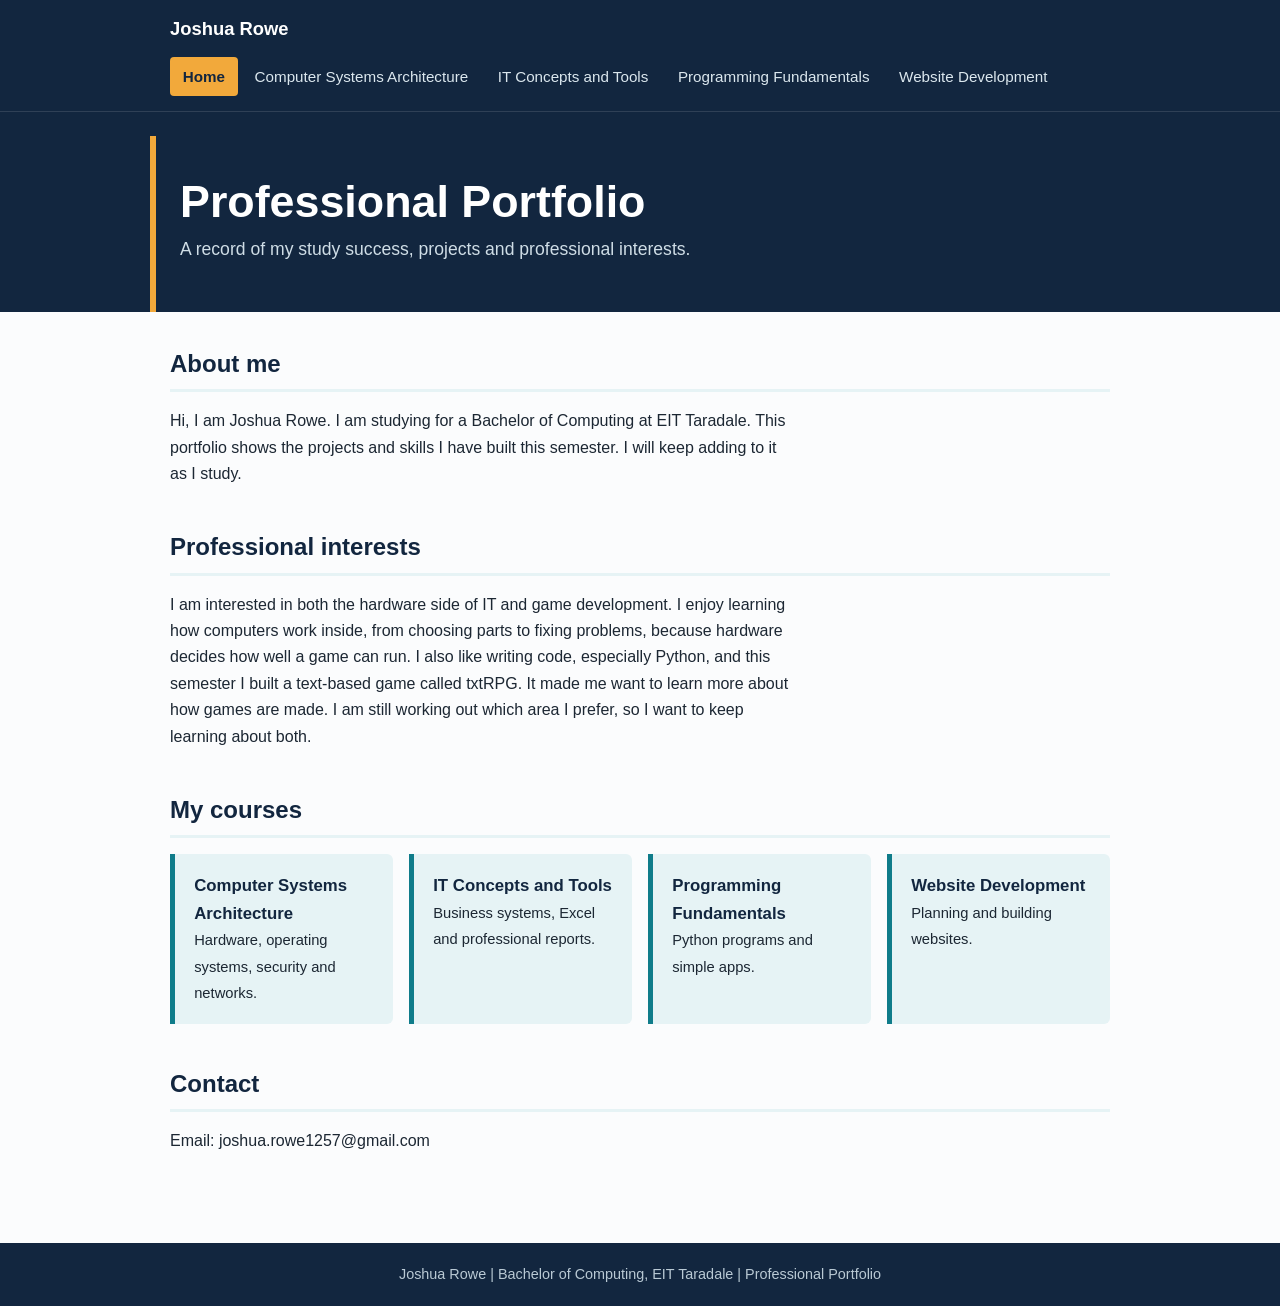
<file: index.html>
<!DOCTYPE html>
<html lang="en">
<head>
<meta charset="UTF-8">
<meta name="viewport" content="width=device-width, initial-scale=1">
<title>Professional Portfolio | Joshua Rowe Professional Portfolio</title>
<link rel="stylesheet" href="css/style.css">
</head>
<body>
<header class="site-header">
  <div class="bar">
    <a class="brand" href="index.html">Joshua Rowe</a>
    <nav aria-label="Main"><ul><li><a href="index.html" aria-current="page">Home</a></li><li><a href="computer-systems-architecture.html">Computer Systems Architecture</a></li><li><a href="it-concepts-and-tools.html">IT Concepts and Tools</a></li><li><a href="programming-fundamentals.html">Programming Fundamentals</a></li><li><a href="website-development.html">Website Development</a></li></ul></nav>
  </div>
</header>
<div class="hero"><div class="inner">
  <h1>Professional Portfolio</h1>
  <p>A record of my study success, projects and professional interests.</p>
</div></div>
<main>
<section>
  <h2>About me</h2>
  <p>Hi, I am Joshua Rowe. I am studying for a Bachelor of Computing at EIT Taradale. This portfolio shows the projects and skills I have built this semester. I will keep adding to it as I study.</p>
</section>
<section>
  <h2>Professional interests</h2>
  <p>I am interested in both the hardware side of IT and game development. I enjoy learning how computers work inside, from choosing parts to fixing problems, because hardware decides how well a game can run. I also like writing code, especially Python, and this semester I built a text-based game called txtRPG. It made me want to learn more about how games are made. I am still working out which area I prefer, so I want to keep learning about both.</p>
</section>
<section>
  <h2>My courses</h2>
  <ul class="course-list">
    <li><a href="computer-systems-architecture.html"><strong>Computer Systems Architecture</strong><span>Hardware, operating systems, security and networks.</span></a></li>
    <li><a href="it-concepts-and-tools.html"><strong>IT Concepts and Tools</strong><span>Business systems, Excel and professional reports.</span></a></li>
    <li><a href="programming-fundamentals.html"><strong>Programming Fundamentals</strong><span>Python programs and simple apps.</span></a></li>
    <li><a href="website-development.html"><strong>Website Development</strong><span>Planning and building websites.</span></a></li>
  </ul>
</section>
<section>
  <h2>Contact</h2>
  <p>Email: joshua.rowe1257@gmail.com</p>
</section>

</main>
<footer>Joshua Rowe | Bachelor of Computing, EIT Taradale | Professional Portfolio</footer>
</body>
</html>
</file>
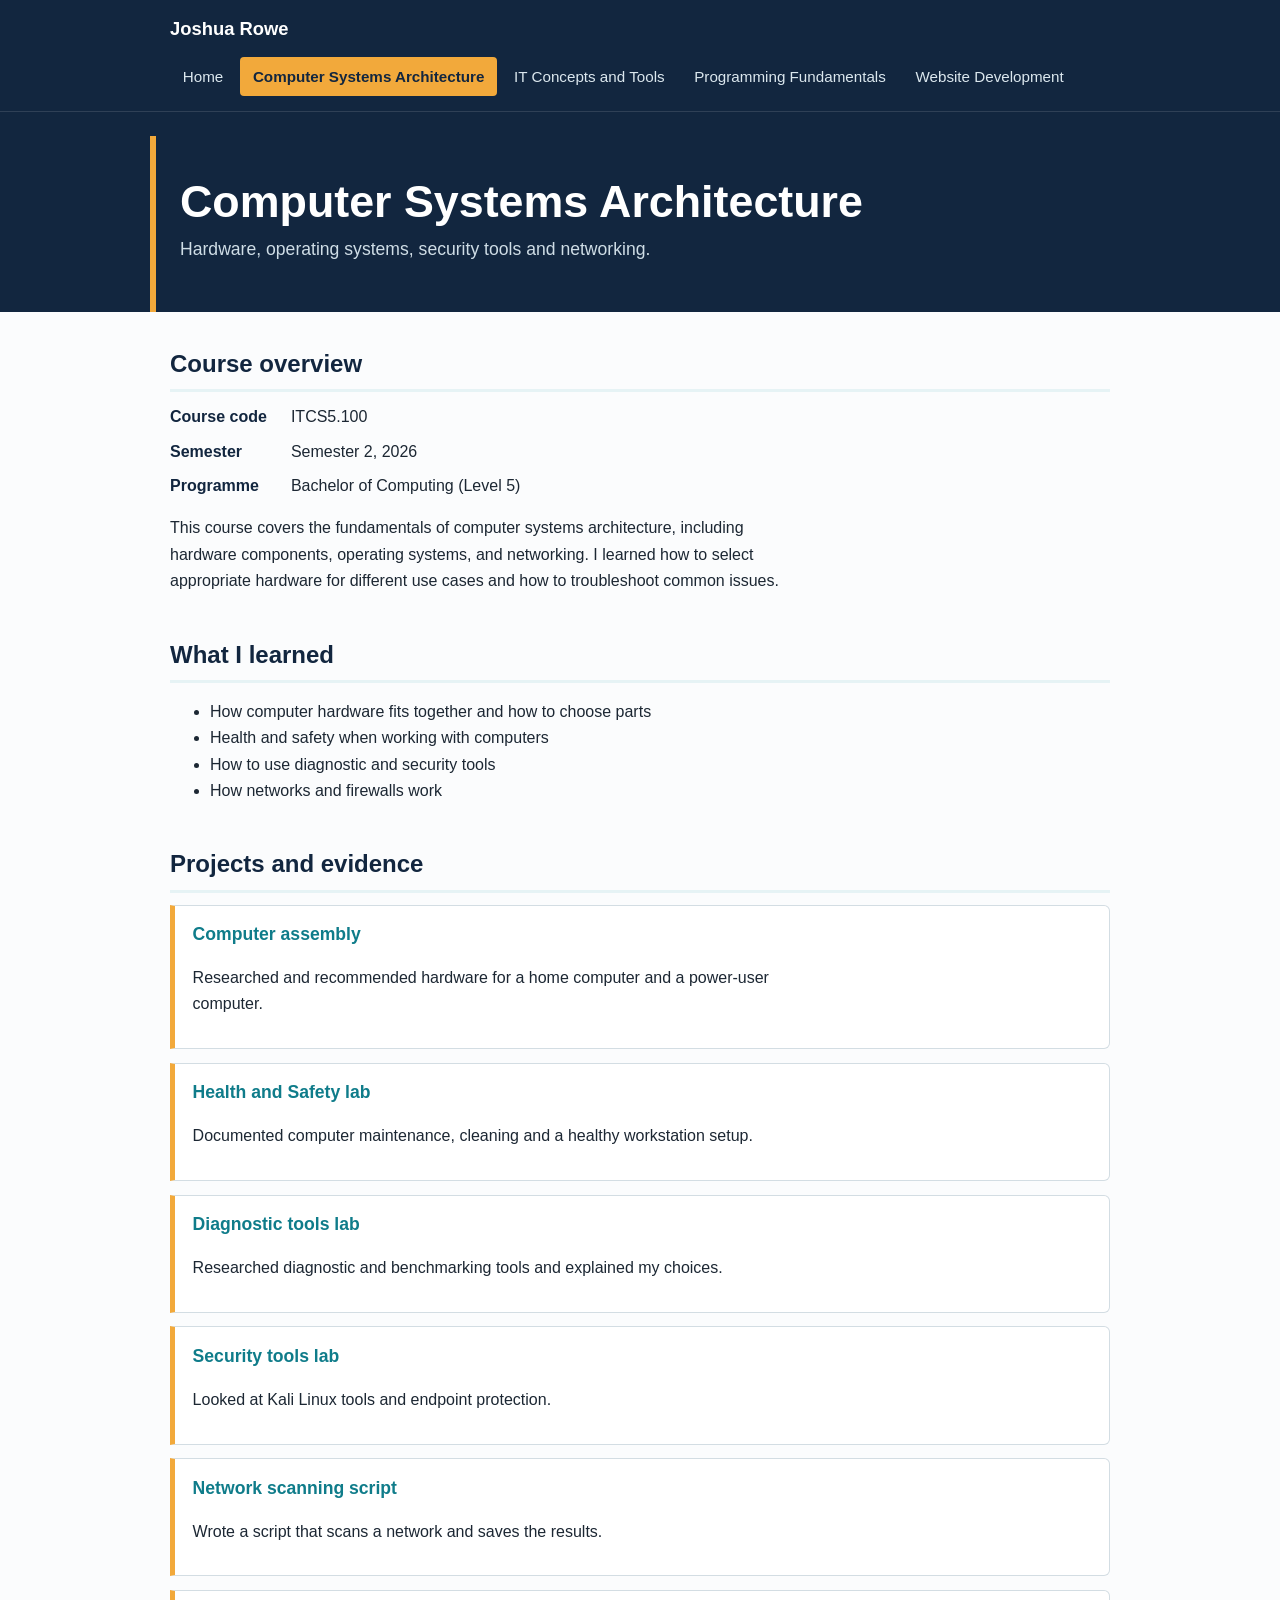
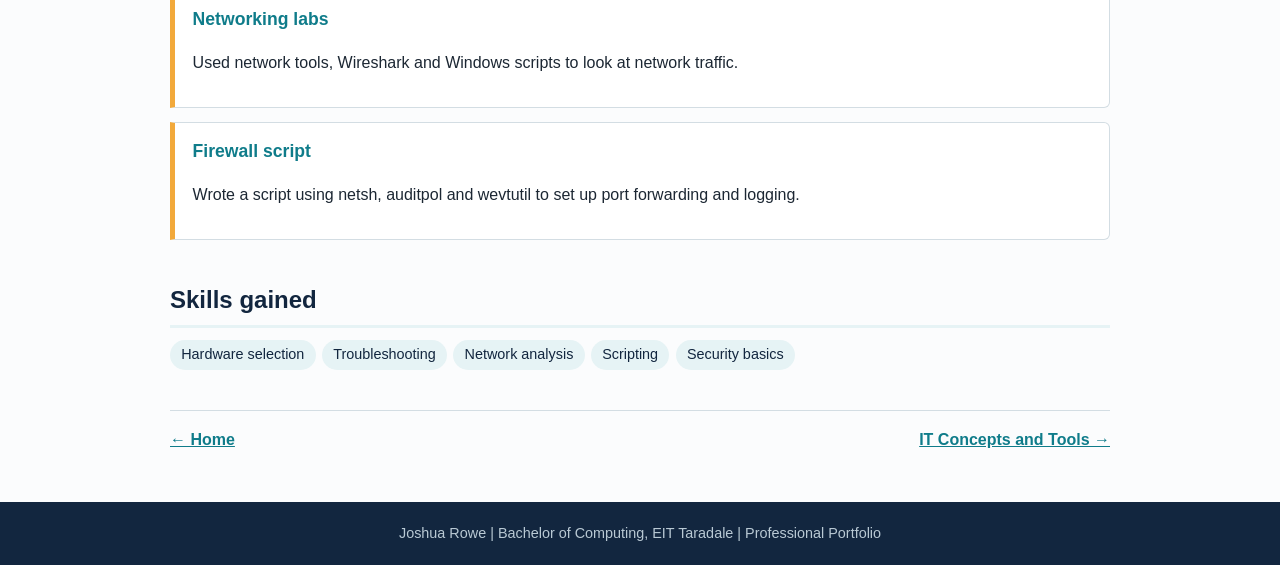
<file: computer-systems-architecture.html>
<!DOCTYPE html>
<html lang="en">
<head>
<meta charset="UTF-8">
<meta name="viewport" content="width=device-width, initial-scale=1">
<title>Computer Systems Architecture | Joshua Rowe Professional Portfolio</title>
<link rel="stylesheet" href="css/style.css">
</head>
<body>
<header class="site-header">
  <div class="bar">
    <a class="brand" href="index.html">Joshua Rowe</a>
    <nav aria-label="Main"><ul><li><a href="index.html">Home</a></li><li><a href="computer-systems-architecture.html" aria-current="page">Computer Systems Architecture</a></li><li><a href="it-concepts-and-tools.html">IT Concepts and Tools</a></li><li><a href="programming-fundamentals.html">Programming Fundamentals</a></li><li><a href="website-development.html">Website Development</a></li></ul></nav>
  </div>
</header>
<div class="hero"><div class="inner">
  <h1>Computer Systems Architecture</h1>
  <p>Hardware, operating systems, security tools and networking.</p>
</div></div>
<main>
<section>
  <h2>Course overview</h2>
  <dl class="facts">
    <dt>Course code</dt><dd>ITCS5.100</dd>
    <dt>Semester</dt><dd>Semester 2, 2026</dd>
    <dt>Programme</dt><dd>Bachelor of Computing (Level 5)</dd>
  </dl>
  <p>This course covers the fundamentals of computer systems architecture, including hardware components, operating systems, and networking. I learned how to select appropriate hardware for different use cases and how to troubleshoot common issues.</p>
</section>
<section>
  <h2>What I learned</h2>
  <ul><li>How computer hardware fits together and how to choose parts</li><li>Health and safety when working with computers</li><li>How to use diagnostic and security tools</li><li>How networks and firewalls work</li></ul>
</section>
<section>
  <h2>Projects and evidence</h2>
  <div class="project"><h3>Computer assembly</h3><p>Researched and recommended hardware for a home computer and a power-user computer.</p></div><div class="project"><h3>Health and Safety lab</h3><p>Documented computer maintenance, cleaning and a healthy workstation setup.</p></div><div class="project"><h3>Diagnostic tools lab</h3><p>Researched diagnostic and benchmarking tools and explained my choices.</p></div><div class="project"><h3>Security tools lab</h3><p>Looked at Kali Linux tools and endpoint protection.</p></div><div class="project"><h3>Network scanning script</h3><p>Wrote a script that scans a network and saves the results.</p></div><div class="project"><h3>Networking labs</h3><p>Used network tools, Wireshark and Windows scripts to look at network traffic.</p></div><div class="project"><h3>Firewall script</h3><p>Wrote a script using netsh, auditpol and wevtutil to set up port forwarding and logging.</p></div>
</section>
<section>
  <h2>Skills gained</h2>
  <ul class="tags"><li>Hardware selection</li><li>Troubleshooting</li><li>Network analysis</li><li>Scripting</li><li>Security basics</li></ul>
</section>
<div class="pager"><span><a href="index.html">&larr; Home</a></span><span><a href="it-concepts-and-tools.html">IT Concepts and Tools &rarr;</a></span></div>
</main>
<footer>Joshua Rowe | Bachelor of Computing, EIT Taradale | Professional Portfolio</footer>
</body>
</html>
</file>
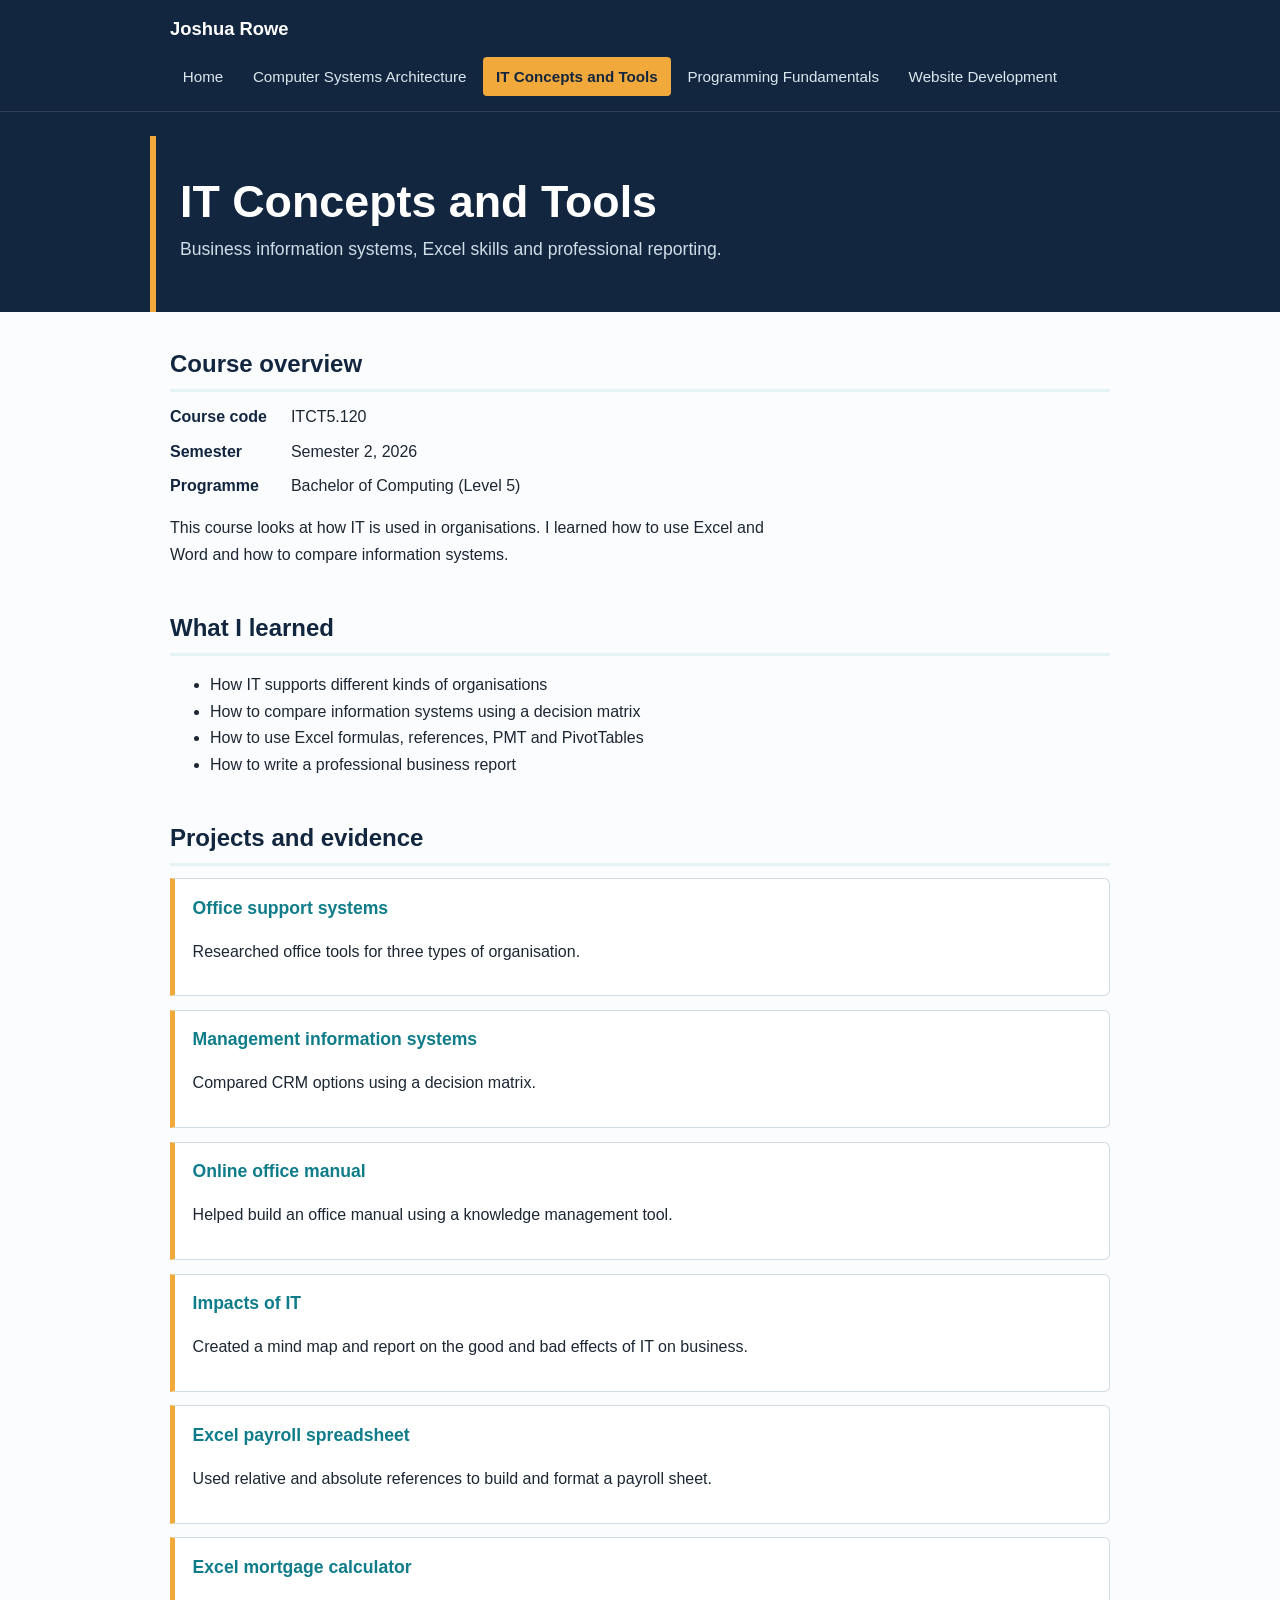
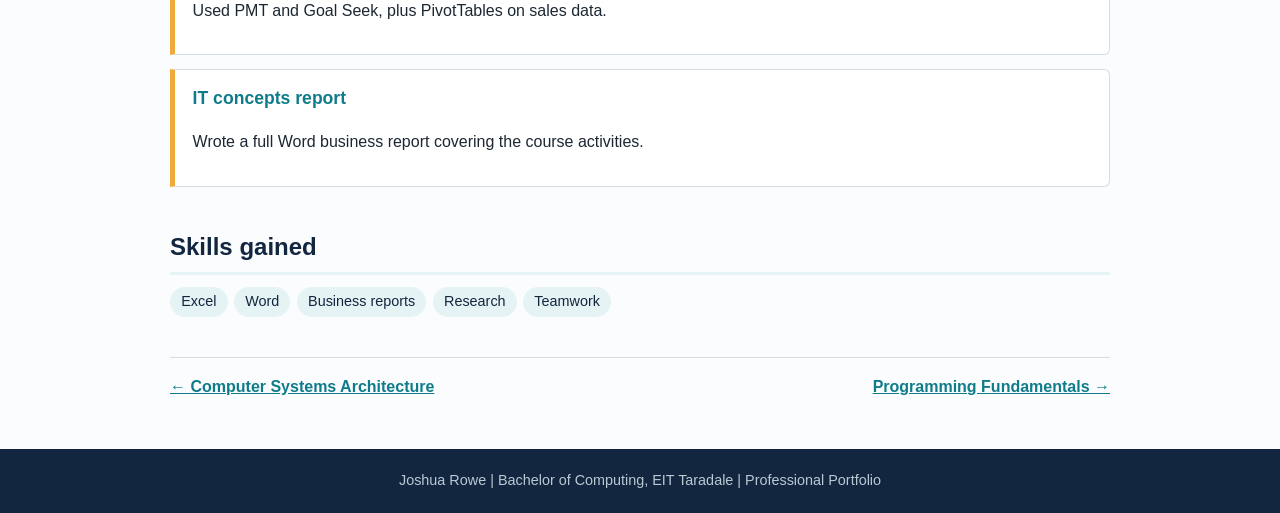
<file: it-concepts-and-tools.html>
<!DOCTYPE html>
<html lang="en">
<head>
<meta charset="UTF-8">
<meta name="viewport" content="width=device-width, initial-scale=1">
<title>IT Concepts and Tools | Joshua Rowe Professional Portfolio</title>
<link rel="stylesheet" href="css/style.css">
</head>
<body>
<header class="site-header">
  <div class="bar">
    <a class="brand" href="index.html">Joshua Rowe</a>
    <nav aria-label="Main"><ul><li><a href="index.html">Home</a></li><li><a href="computer-systems-architecture.html">Computer Systems Architecture</a></li><li><a href="it-concepts-and-tools.html" aria-current="page">IT Concepts and Tools</a></li><li><a href="programming-fundamentals.html">Programming Fundamentals</a></li><li><a href="website-development.html">Website Development</a></li></ul></nav>
  </div>
</header>
<div class="hero"><div class="inner">
  <h1>IT Concepts and Tools</h1>
  <p>Business information systems, Excel skills and professional reporting.</p>
</div></div>
<main>
<section>
  <h2>Course overview</h2>
  <dl class="facts">
    <dt>Course code</dt><dd>ITCT5.120</dd>
    <dt>Semester</dt><dd>Semester 2, 2026</dd>
    <dt>Programme</dt><dd>Bachelor of Computing (Level 5)</dd>
  </dl>
  <p>This course looks at how IT is used in organisations. I learned how to use Excel and Word and how to compare information systems.</p>
</section>
<section>
  <h2>What I learned</h2>
  <ul><li>How IT supports different kinds of organisations</li><li>How to compare information systems using a decision matrix</li><li>How to use Excel formulas, references, PMT and PivotTables</li><li>How to write a professional business report</li></ul>
</section>
<section>
  <h2>Projects and evidence</h2>
  <div class="project"><h3>Office support systems</h3><p>Researched office tools for three types of organisation.</p></div><div class="project"><h3>Management information systems</h3><p>Compared CRM options using a decision matrix.</p></div><div class="project"><h3>Online office manual</h3><p>Helped build an office manual using a knowledge management tool.</p></div><div class="project"><h3>Impacts of IT</h3><p>Created a mind map and report on the good and bad effects of IT on business.</p></div><div class="project"><h3>Excel payroll spreadsheet</h3><p>Used relative and absolute references to build and format a payroll sheet.</p></div><div class="project"><h3>Excel mortgage calculator</h3><p>Used PMT and Goal Seek, plus PivotTables on sales data.</p></div><div class="project"><h3>IT concepts report</h3><p>Wrote a full Word business report covering the course activities.</p></div>
</section>
<section>
  <h2>Skills gained</h2>
  <ul class="tags"><li>Excel</li><li>Word</li><li>Business reports</li><li>Research</li><li>Teamwork</li></ul>
</section>
<div class="pager"><span><a href="computer-systems-architecture.html">&larr; Computer Systems Architecture</a></span><span><a href="programming-fundamentals.html">Programming Fundamentals &rarr;</a></span></div>
</main>
<footer>Joshua Rowe | Bachelor of Computing, EIT Taradale | Professional Portfolio</footer>
</body>
</html>
</file>
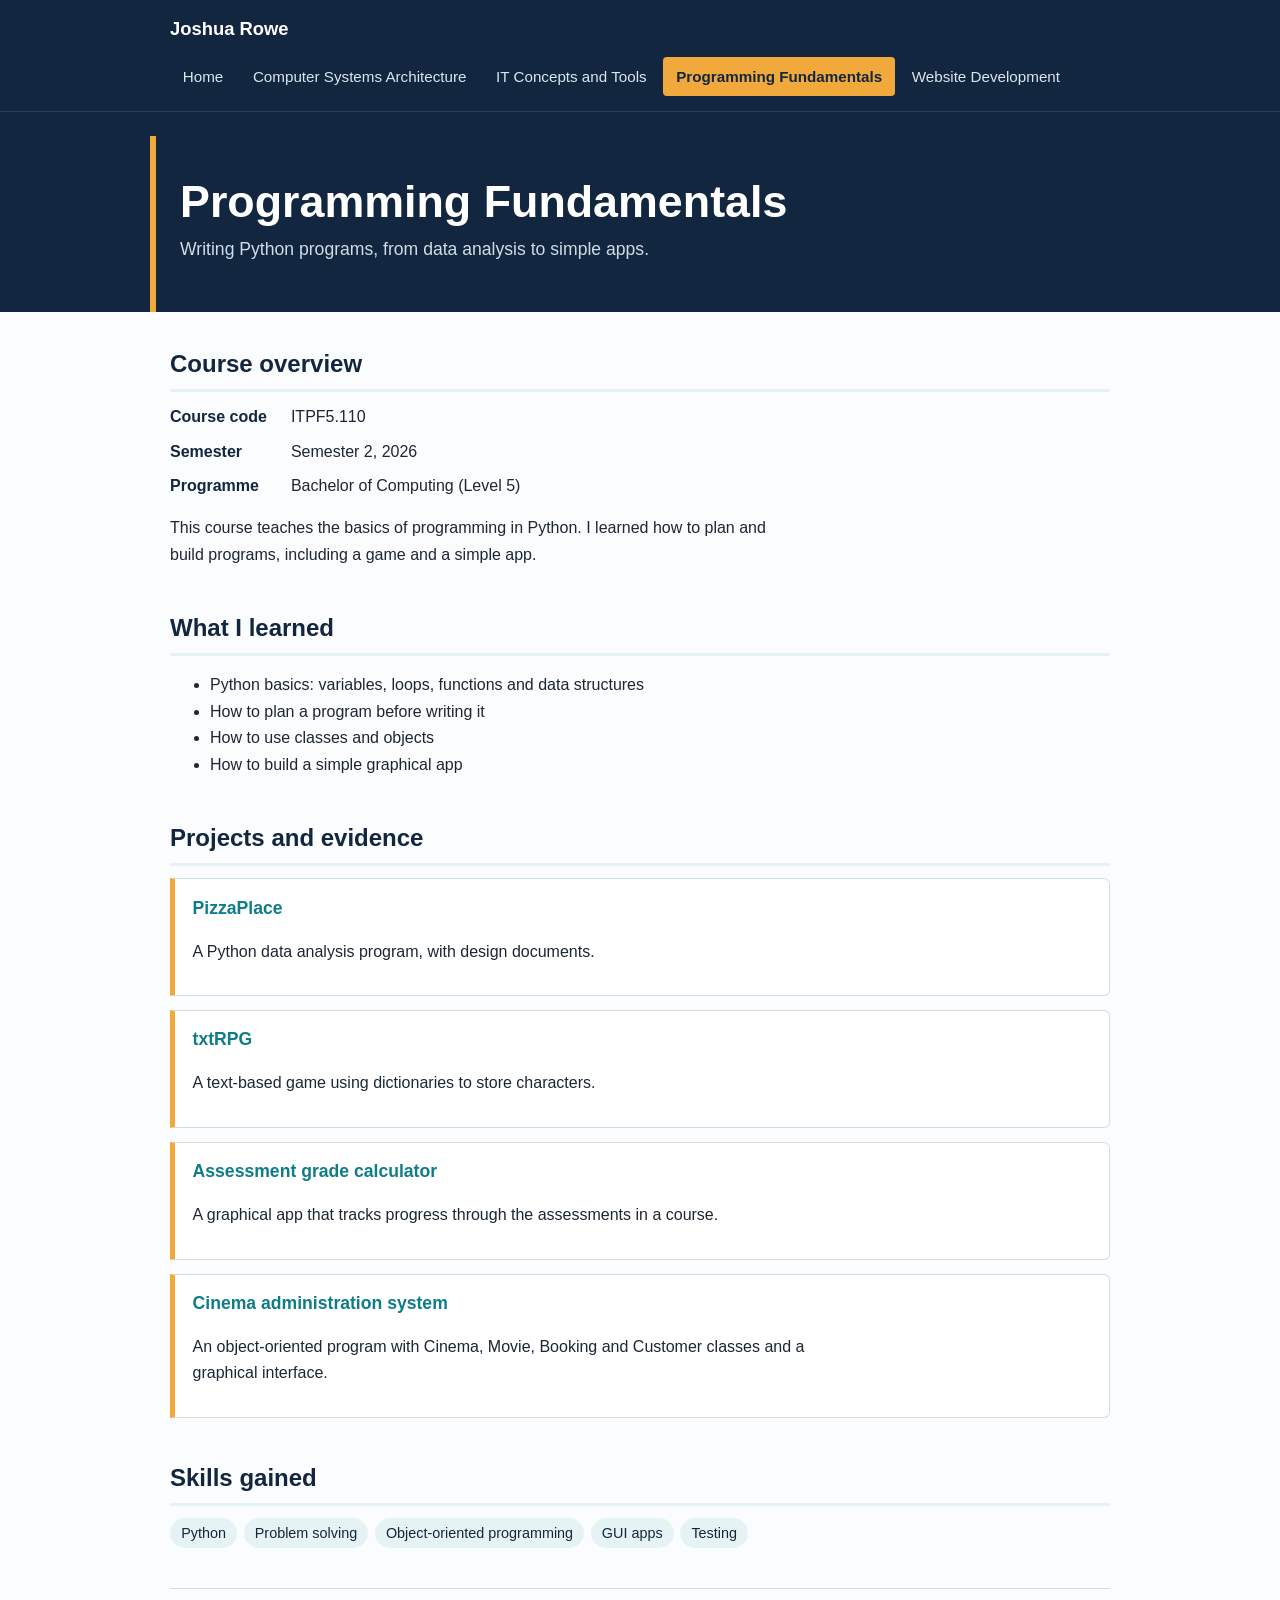
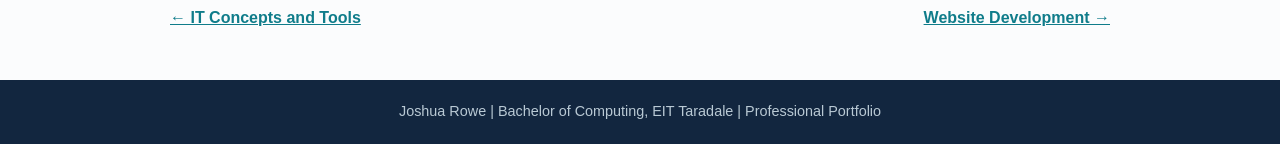
<file: programming-fundamentals.html>
<!DOCTYPE html>
<html lang="en">
<head>
<meta charset="UTF-8">
<meta name="viewport" content="width=device-width, initial-scale=1">
<title>Programming Fundamentals | Joshua Rowe Professional Portfolio</title>
<link rel="stylesheet" href="css/style.css">
</head>
<body>
<header class="site-header">
  <div class="bar">
    <a class="brand" href="index.html">Joshua Rowe</a>
    <nav aria-label="Main"><ul><li><a href="index.html">Home</a></li><li><a href="computer-systems-architecture.html">Computer Systems Architecture</a></li><li><a href="it-concepts-and-tools.html">IT Concepts and Tools</a></li><li><a href="programming-fundamentals.html" aria-current="page">Programming Fundamentals</a></li><li><a href="website-development.html">Website Development</a></li></ul></nav>
  </div>
</header>
<div class="hero"><div class="inner">
  <h1>Programming Fundamentals</h1>
  <p>Writing Python programs, from data analysis to simple apps.</p>
</div></div>
<main>
<section>
  <h2>Course overview</h2>
  <dl class="facts">
    <dt>Course code</dt><dd>ITPF5.110</dd>
    <dt>Semester</dt><dd>Semester 2, 2026</dd>
    <dt>Programme</dt><dd>Bachelor of Computing (Level 5)</dd>
  </dl>
  <p>This course teaches the basics of programming in Python. I learned how to plan and build programs, including a game and a simple app.</p>
</section>
<section>
  <h2>What I learned</h2>
  <ul><li>Python basics: variables, loops, functions and data structures</li><li>How to plan a program before writing it</li><li>How to use classes and objects</li><li>How to build a simple graphical app</li></ul>
</section>
<section>
  <h2>Projects and evidence</h2>
  <div class="project"><h3>PizzaPlace</h3><p>A Python data analysis program, with design documents.</p></div><div class="project"><h3>txtRPG</h3><p>A text-based game using dictionaries to store characters.</p></div><div class="project"><h3>Assessment grade calculator</h3><p>A graphical app that tracks progress through the assessments in a course.</p></div><div class="project"><h3>Cinema administration system</h3><p>An object-oriented program with Cinema, Movie, Booking and Customer classes and a graphical interface.</p></div>
</section>
<section>
  <h2>Skills gained</h2>
  <ul class="tags"><li>Python</li><li>Problem solving</li><li>Object-oriented programming</li><li>GUI apps</li><li>Testing</li></ul>
</section>
<div class="pager"><span><a href="it-concepts-and-tools.html">&larr; IT Concepts and Tools</a></span><span><a href="website-development.html">Website Development &rarr;</a></span></div>
</main>
<footer>Joshua Rowe | Bachelor of Computing, EIT Taradale | Professional Portfolio</footer>
</body>
</html>
</file>
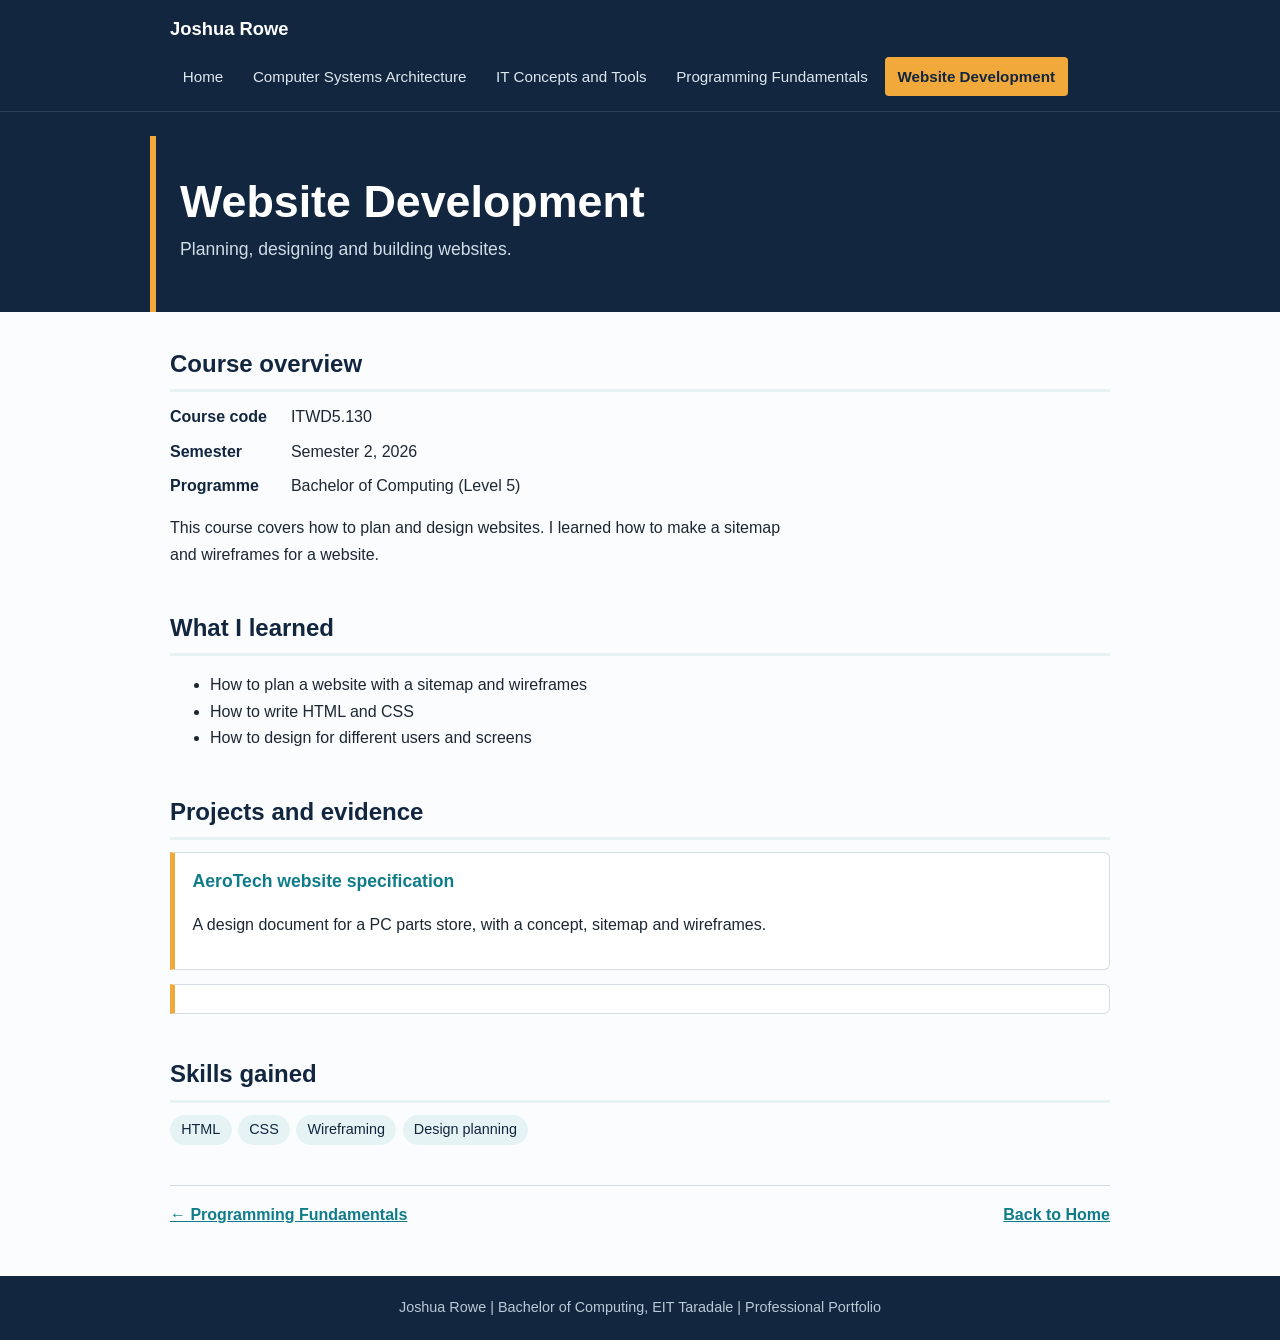
<file: website-development.html>
<!DOCTYPE html>
<html lang="en">
<head>
<meta charset="UTF-8">
<meta name="viewport" content="width=device-width, initial-scale=1">
<title>Website Development | Joshua Rowe Professional Portfolio</title>
<link rel="stylesheet" href="css/style.css">
</head>
<body>
<header class="site-header">
  <div class="bar">
    <a class="brand" href="index.html">Joshua Rowe</a>
    <nav aria-label="Main"><ul><li><a href="index.html">Home</a></li><li><a href="computer-systems-architecture.html">Computer Systems Architecture</a></li><li><a href="it-concepts-and-tools.html">IT Concepts and Tools</a></li><li><a href="programming-fundamentals.html">Programming Fundamentals</a></li><li><a href="website-development.html" aria-current="page">Website Development</a></li></ul></nav>
  </div>
</header>
<div class="hero"><div class="inner">
  <h1>Website Development</h1>
  <p>Planning, designing and building websites.</p>
</div></div>
<main>
<section>
  <h2>Course overview</h2>
  <dl class="facts">
    <dt>Course code</dt><dd>ITWD5.130</dd>
    <dt>Semester</dt><dd>Semester 2, 2026</dd>
    <dt>Programme</dt><dd>Bachelor of Computing (Level 5)</dd>
  </dl>
  <p>This course covers how to plan and design websites. I learned how to make a sitemap and wireframes for a website.</p>
</section>
<section>
  <h2>What I learned</h2>
  <ul><li>How to plan a website with a sitemap and wireframes</li><li>How to write HTML and CSS</li><li>How to design for different users and screens</li></ul>
</section>
<section>
  <h2>Projects and evidence</h2>
  <div class="project"><h3>AeroTech website specification</h3><p>A design document for a PC parts store, with a concept, sitemap and wireframes.</p></div><div class="project">
</section>
<section>
  <h2>Skills gained</h2>
  <ul class="tags"><li>HTML</li><li>CSS</li><li>Wireframing</li><li>Design planning</li></ul>
</section>
<div class="pager"><span><a href="programming-fundamentals.html">&larr; Programming Fundamentals</a></span><span><a href="index.html">Back to Home</a></span></div>
</main>
<footer>Joshua Rowe | Bachelor of Computing, EIT Taradale | Professional Portfolio</footer>
</body>
</html>
</file>
<file: css/style.css>
:root {
  --navy: #12263f;
  --teal: #0f7c8a;
  --sky: #e6f3f5;
  --amber: #f2a93b;
  --ink: #1c2733;
  --paper: #fbfcfd;
  --line: #d3dde3;
}
* { box-sizing: border-box; }
html { scroll-behavior: smooth; }
body {
  margin: 0;
  font-family: "Segoe UI", Helvetica, Arial, sans-serif;
  color: var(--ink);
  background: var(--paper);
  line-height: 1.65;
}
a { color: var(--teal); }
a:focus-visible, button:focus-visible { outline: 3px solid var(--amber); outline-offset: 2px; }

header.site-header { background: var(--navy); color: #fff; }
.bar {
  max-width: 980px; margin: 0 auto; padding: 0.9rem 1.25rem;
  display: flex; flex-wrap: wrap; align-items: center; justify-content: space-between; gap: 0.75rem;
}
.brand { font-weight: 700; font-size: 1.15rem; color: #fff; text-decoration: none; }
nav ul { list-style: none; margin: 0; padding: 0; display: flex; flex-wrap: wrap; gap: 0.25rem; }
nav a {
  display: block; padding: 0.45rem 0.8rem; border-radius: 4px;
  color: #dbe7ee; text-decoration: none; font-size: 0.95rem;
}
nav a:hover { background: rgba(255,255,255,0.12); color: #fff; }
nav a[aria-current="page"] { background: var(--amber); color: var(--navy); font-weight: 600; }

.hero { background: var(--navy); color: #fff; border-top: 1px solid rgba(255,255,255,0.12); }
.hero .inner { max-width: 980px; margin: 0 auto; padding: 2.5rem 1.25rem 3rem; border-left: 6px solid var(--amber); padding-left: 1.5rem; margin-top: 1.5rem; margin-bottom: 0; }
.hero h1 { margin: 0 0 0.5rem; font-size: clamp(1.9rem, 5vw, 2.8rem); line-height: 1.15; }
.hero p { margin: 0; max-width: 60ch; color: #cfdde6; font-size: 1.1rem; }

main { max-width: 980px; margin: 0 auto; padding: 2rem 1.25rem 3rem; }
section { margin-bottom: 2.5rem; }
h2 { color: var(--navy); font-size: 1.5rem; margin: 0 0 0.75rem; padding-bottom: 0.35rem; border-bottom: 3px solid var(--sky); }
h3 { color: var(--teal); margin: 0 0 0.35rem; font-size: 1.1rem; }
p, li { max-width: 70ch; }

.course-list { display: grid; gap: 1rem; grid-template-columns: repeat(auto-fit, minmax(220px, 1fr)); padding: 0; list-style: none; }
.course-list li { max-width: none; }
.course-list a {
  display: block; height: 100%; padding: 1.1rem 1.2rem; background: var(--sky);
  border-left: 5px solid var(--teal); text-decoration: none; color: var(--ink); border-radius: 0 6px 6px 0;
}
.course-list a:hover { background: #d4ebef; }
.course-list strong { display: block; color: var(--navy); font-size: 1.05rem; }
.course-list span { font-size: 0.92rem; }

.facts { display: grid; gap: 0.5rem 1.5rem; grid-template-columns: max-content 1fr; margin: 0; }
.facts dt { font-weight: 600; color: var(--navy); }
.facts dd { margin: 0; }

.project { padding: 0.9rem 1.1rem; margin-bottom: 0.85rem; background: #fff; border: 1px solid var(--line); border-left: 5px solid var(--amber); border-radius: 0 6px 6px 0; }
.tags { display: flex; flex-wrap: wrap; gap: 0.4rem; padding: 0; list-style: none; margin: 0; }
.tags li { background: var(--sky); color: var(--navy); padding: 0.2rem 0.7rem; border-radius: 999px; font-size: 0.9rem; }

.pager { display: flex; justify-content: space-between; gap: 1rem; margin-top: 2rem; padding-top: 1rem; border-top: 1px solid var(--line); }
.pager a { font-weight: 600; }

footer { background: var(--navy); color: #b9c9d4; text-align: center; padding: 1.25rem; font-size: 0.9rem; }

@media (max-width: 560px) {
  .facts { grid-template-columns: 1fr; }
  .facts dd { margin-bottom: 0.5rem; }
}
@media (prefers-reduced-motion: reduce) { html { scroll-behavior: auto; } }
</file>
